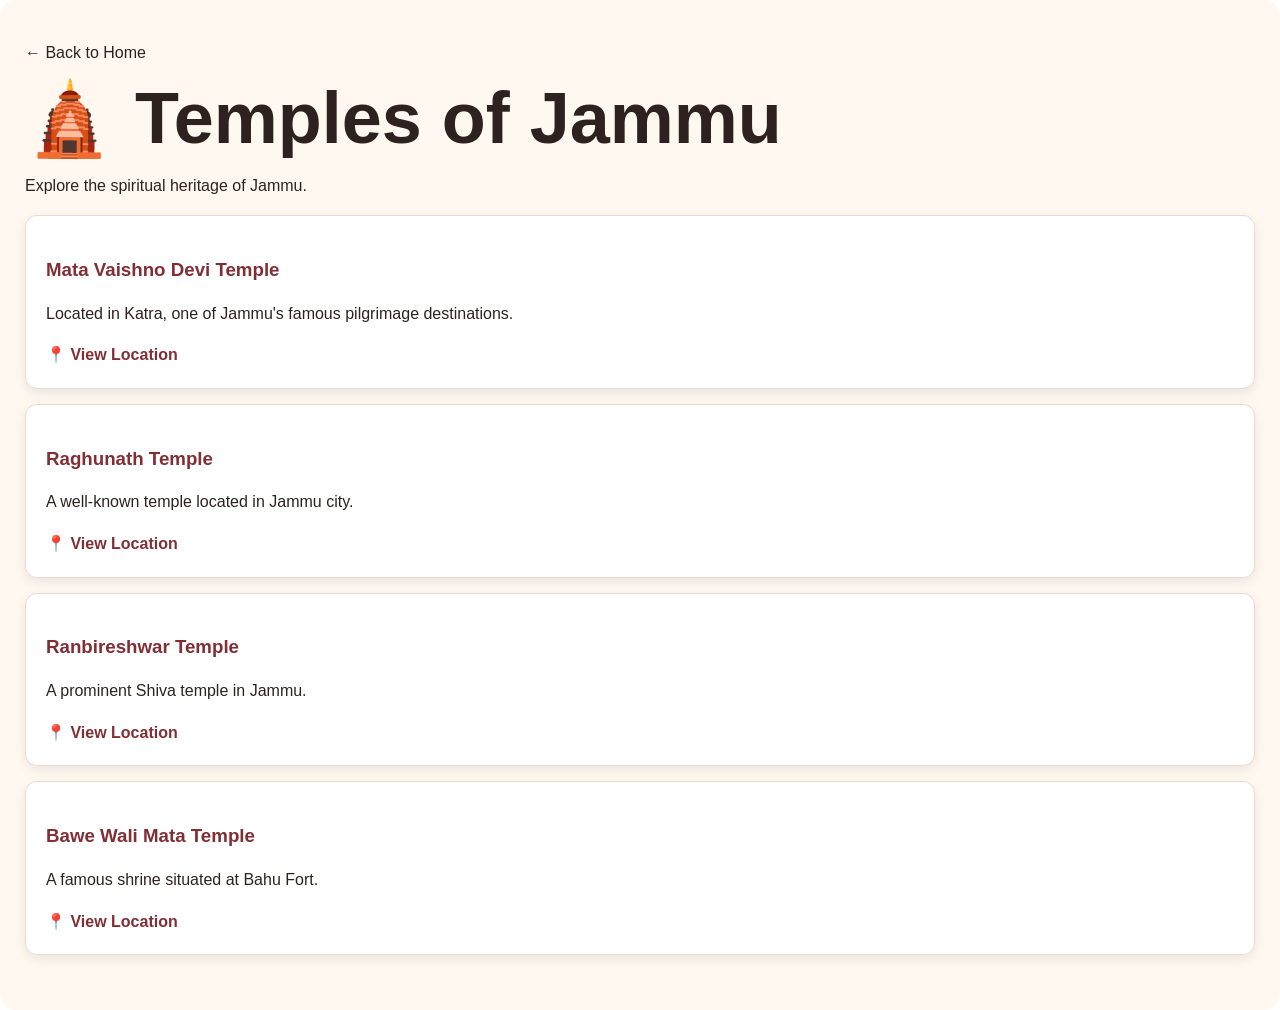
<file: temples.html>
<!DOCTYPE html>
<html lang="en">
<head>
    <meta charset="UTF-8">
    <meta name="viewport" content="width=device-width, initial-scale=1.0">
    <title>Temples of Jammu | Jammu Yatra Companion</title>
    <link rel="stylesheet" href="style.css">
</head>
<body>

    <section class="section pilgrim-section">
        <a href="index.html">← Back to Home</a>

        <h1>🛕 Temples of Jammu</h1>
        <p>Explore the spiritual heritage of Jammu.</p>

        <div class="pilgrim-grid">

            <div class="pilgrim-card">
                <h3>Mata Vaishno Devi Temple</h3>
                <p>Located in Katra, one of Jammu's famous pilgrimage destinations.</p>
                <a href="https://www.google.com/maps/search/?api=1&query=Mata+Vaishno+Devi+Temple"
                   target="_blank" rel="noopener">📍 View Location</a>
            </div>

            <div class="pilgrim-card">
                <h3>Raghunath Temple</h3>
                <p>A well-known temple located in Jammu city.</p>
                <a href="https://www.google.com/maps/search/?api=1&query=Raghunath+Temple+Jammu"
                   target="_blank" rel="noopener">📍 View Location</a>
            </div>

            <div class="pilgrim-card">
                <h3>Ranbireshwar Temple</h3>
                <p>A prominent Shiva temple in Jammu.</p>
                <a href="https://www.google.com/maps/search/?api=1&query=Ranbireshwar+Temple+Jammu"
                   target="_blank" rel="noopener">📍 View Location</a>
            </div>

            <div class="pilgrim-card">
                <h3>Bawe Wali Mata Temple</h3>
                <p>A famous shrine situated at Bahu Fort.</p>
                <a href="https://www.google.com/maps/search/?api=1&query=Bawe+Wali+Mata+Temple+Jammu"
                   target="_blank" rel="noopener">📍 View Location</a>
            </div>

        </div>
    </section>

</body>
</html>
</file>
<file: style.css>
:root {
  --maroon: #812e35;
  --dark: #2e2220;
  --cream: #fff8f0;
  --paper: #ffffff;
  --muted: #746763;
  --border: #eadbd1;
}

* { box-sizing: border-box; }

html { scroll-behavior: smooth; }

body {
  margin: 0;
  font-family: Arial, Helvetica, sans-serif;
  color: var(--dark);
  background: var(--paper);
  line-height: 1.6;
}

a { color: inherit; text-decoration: none; }

.navbar {
  display: flex;
  align-items: center;
  justify-content: space-between;
  gap: 20px;
  padding: 18px 7%;
  background: white;
  position: sticky;
  top: 0;
  z-index: 10;
  box-shadow: 0 2px 12px #0000000b;
}

.logo { font-size: 23px; font-weight: 800; color: var(--maroon); }
.logo span { color: #c17c50; }

nav { display: flex; flex-wrap: wrap; gap: 18px; }
nav a { font-size: 14px; font-weight: 600; }
nav a:hover { color: var(--maroon); }

.hero {
  min-height: 480px;
  display: flex;
  align-items: center;
  padding: 70px 8%;
  color: white;
  background:
    linear-gradient(90deg, #241716ed 0%, #2417169c 55%, #24171625 100%),
    url("https://jagattravels.com/wp-content/uploads/2026/04/Vaishno-Devi-Temple.jpg") center/cover,
    #5a302b;
}

.hero-content { max-width: 620px; }
.eyebrow { color: #b56b43; font-size: 12px; font-weight: 800; letter-spacing: 2px; }
.hero .eyebrow { color: #ffd2a8; }
h1 { font-size: clamp(42px, 7vw, 72px); line-height: 1.08; margin: 14px 0; }
h1 span { color: #ffc38d; }
.hero-content > p:not(.eyebrow) { max-width: 480px; color: #f5e8e0; }

.primary-btn, button {
  display: inline-block;
  border: 0;
  border-radius: 10px;
  padding: 13px 18px;
  background: var(--maroon);
  color: white;
  font-size: 14px;
  font-weight: 700;
  cursor: pointer;
}

.primary-btn { margin-top: 12px; background: #c17c50; }
button:hover, .primary-btn:hover { filter: brightness(1.08); }
button:disabled { opacity: .6; cursor: wait; }

.section { padding: 65px 8%; scroll-margin-top: 85px; }
.section h2 { font-size: clamp(28px, 4vw, 40px); margin: 4px 0 10px; }
.muted, .status { color: var(--muted); }
.status { min-height: 22px; font-size: 14px; }

.search-bar {
  display: flex;
  gap: 10px;
  max-width: 760px;
  margin: 22px 0;
}

.search-bar input {
  flex: 1;
  min-width: 0;
  padding: 14px 15px;
  border: 1px solid var(--border);
  border-radius: 10px;
  font-size: 15px;
  background: white;
  color: var(--dark);
}

.grid {
  display: grid;
  grid-template-columns: repeat(auto-fit, minmax(230px, 1fr));
  gap: 22px;
  margin-top: 24px;
}

.place-card, .food-card {
  border: 1px solid var(--border);
  border-radius: 16px;
  overflow: hidden;
  background: white;
  box-shadow: 0 8px 24px #321a160a;
}

.place-card img, .food-card img {
  width: 100%;
  height: 195px;
  display: block;
  object-fit: cover;
  background: #eadbd1;
}

.card-body { padding: 18px; }
.card-body h3 { margin: 0 0 8px; }
.card-body p { margin: 0 0 15px; color: var(--muted); font-size: 14px; }
.card-links { display: flex; flex-wrap: wrap; gap: 12px; }
.card-links a { color: var(--maroon); font-size: 13px; font-weight: 700; }

.food-section, .history-section { background: var(--cream); }
.secondary-btn { background: #55423d; }
.history-grid {
    display: grid;
    grid-template-columns: repeat(3, minmax(0, 1fr));
    gap: 20px;
    margin: 25px 0;
    align-items: start;
}

.history-grid article {
    min-width: 0;
    overflow: hidden;
}

.history-grid article img {
    width: 100%;
    height: 200px;
    object-fit: cover;
    display: block;
}

.history-grid article {
  padding: 22px;
  border-radius: 14px;
  border: 1px solid var(--border);
  background: white;
}
.history-grid h3 { margin-top: 0; color: var(--maroon); }
.history-grid p { margin-bottom: 0; }

.ai-section { background: #fff; }
.chat-messages {
  max-width: 800px;
  height: 320px;
  overflow-y: auto;
  padding: 18px;
  border: 1px solid var(--border);
  border-radius: 14px;
  background: #fffaf5;
}
.bubble {
  max-width: 85%;
  width: fit-content;
  white-space: pre-wrap;
  overflow-wrap: anywhere;
  padding: 12px 15px;
  margin: 10px 0;
  border-radius: 14px;
}
.bubble.bot { background: #f0e1d6; }
.bubble.user { background: var(--maroon); color: white; margin-left: auto; }

footer {
  padding: 28px 8%;
  background: #2e2220;
  color: #f5e8e0;
  font-size: 13px;
}

@media (max-width: 700px) {
  .navbar { align-items: flex-start; flex-direction: column; padding: 15px 5%; }
  nav { gap: 12px; }
  .hero { min-height: 400px; padding: 55px 6%; }
  .section { padding: 45px 6%; }
  .search-bar { flex-wrap: wrap; }
  .search-bar input { flex-basis: 100%; }
  .search-bar button { width: 100%; }
}

.planner-form {
  display: flex;
  flex-direction: column;
  gap: 15px;
  max-width: 650px;
  background: white;
  padding: 25px;
  border-radius: 14px;
  box-shadow: 0 4px 15px rgba(0,0,0,0.05);
  border: 1px solid var(--border);
  margin-top: 15px;
}
.planner-form input, .planner-form select {
  padding: 12px 15px;
  border: 1px solid var(--border);
  border-radius: 8px;
  font-size: 15px;
  font-family: inherit;
}
.preferences {
  display: flex;
  gap: 15px;
  flex-wrap: wrap;
}
.preferences label {
  display: flex;
  align-items: center;
  gap: 6px;
  font-size: 14px;
  cursor: pointer;
}
.planner-result {
  margin-top: 20px;
  padding: 20px;
  background: #fffaf5;
  border: 1px solid var(--border);
  border-radius: 10px;
  display: none;
  font-size: 15px;
  line-height: 1.7;
}

.district-tags {
  display: flex;
  gap: 10px;
  flex-wrap: wrap;
  margin: 20px 0;
}
.district-btn {
  background: white;
  color: var(--maroon);
  border: 1px solid var(--maroon);
  padding: 8px 18px;
  border-radius: 30px;
  font-size: 14px;
  transition: all 0.2s;
  cursor: pointer;
}
.district-btn:hover, .district-btn.active {
  background: var(--maroon);
  color: white;
  filter: none;
}

.listen-btn {
  background: #f0e1d6;
  color: var(--maroon);
  border: none;
  padding: 6px 12px;
  border-radius: 20px;
  font-size: 13px;
  font-weight: bold;
  cursor: pointer;
  margin-top: 12px;
  display: inline-flex;
  align-items: center;
  gap: 6px;
  transition: background 0.2s;
}
.listen-btn:hover {
  background: #e6cebb;
}

.ai-lang-select {
  padding: 6px 10px;
  border-radius: 6px;
  border: 1px solid var(--border);
  font-size: 14px;
  background: white;
}

.live-indicator {
  display: inline-block;
  width: 10px;
  height: 10px;
  background: #d9534f;
  border-radius: 50%;
  animation: pulse 1.5s infinite;
  display: none;
}
.live-indicator.active {
  display: inline-block;
}
@keyframes pulse {
  0% { box-shadow: 0 0 0 0 rgba(217, 83, 79, 0.7); }
  70% { box-shadow: 0 0 0 10px rgba(217, 83, 79, 0); }
  100% { box-shadow: 0 0 0 0 rgba(217, 83, 79, 0); }
}
.jammu-badge {
    width: 85px;
    height: 85px;
    border-radius: 50%;
    background: linear-gradient(135deg, #FF9933, #FFFFFF, #138808);
    color: #8B4513;
    display: flex;
    flex-direction: column;
    justify-content: center;
    align-items: center;
    text-align: center;
    border: 3px solid #D4AF37;
    box-shadow: 0 4px 12px rgba(0, 0, 0, 0.2);
}

.jammu-badge span {
    font-size: 19px;
    font-weight: bold;
}

.jammu-badge small {
    font-size: 12px;
}
.pilgrim-section {
    background: var(--cream);
    padding: 40px 25px;
    border-radius: 16px;
}

.pilgrim-card {
    background: white;
    padding: 20px;
    margin: 15px 0;
    border-radius: 12px;
    border: 1px solid var(--border);
    box-shadow: 0 4px 12px rgba(0, 0, 0, 0.08);
}

.pilgrim-card h3 {
    color: var(--maroon);
    margin-bottom: 10px;
}

.pilgrim-card a {
    color: var(--maroon);
    font-weight: bold;
}
/* ===== Premium Navbar Design ===== */

nav {
    display: flex;
    align-items: center;
    justify-content: center;
    flex-wrap: wrap;
    gap: 12px;
    padding: 16px 20px;
    background: rgba(255, 250, 242, 0.96);
    border-bottom: 1px solid rgba(128, 0, 32, 0.12);
    box-shadow: 0 4px 18px rgba(70, 30, 20, 0.08);
}

/* Navbar Buttons */

nav a {
    display: inline-flex;
    align-items: center;
    justify-content: center;
    padding: 11px 17px;
    border-radius: 30px;
    color: var(--maroon);
    background: white;
    border: 1px solid rgba(128, 0, 32, 0.15);
    text-decoration: none;
    font-size: 14px;
    font-weight: 600;
    transition: all 0.3s ease;
    white-space: nowrap;
}

/* Hover Effect */

nav a:hover {
    background: var(--maroon);
    color: white;
    border-color: var(--maroon);
    transform: translateY(-3px);
    box-shadow: 0 5px 14px rgba(128, 0, 32, 0.2);
}

/* Click Effect */

nav a:active {
    transform: scale(0.96);
}

/* Mobile Screen */

@media (max-width: 600px) {
    nav {
        gap: 8px;
        padding: 12px 8px;
    }

    nav a {
        padding: 9px 12px;
        font-size: 12px;
    }
}
.brand {
    display: flex;
    align-items: center;
    gap: 12px;
}

/* Premium JYC Brand Logo */

.brand {
    display: flex;
    align-items: center;
    gap: 14px;
}

.brand-logo {
    width: 58px;
    height: 58px;
    background: linear-gradient(135deg, #800020, #b8860b);
    color: white;
    border: 2px solid #e5c777;
    border-radius: 16px;
    display: flex;
    align-items: center;
    justify-content: center;
    font-size: 20px;
    font-weight: 800;
    letter-spacing: 1px;
    box-shadow: 0 5px 15px rgba(128, 0, 32, 0.22);
    flex-shrink: 0;
}

.brand-text h2 {
    margin: 0;
    color: var(--maroon);
    font-size: 21px;
    font-weight: 800;
    letter-spacing: 0.3px;
}

.brand-text p {
    margin: 5px 0 0;
    color: #8b7355;
    font-size: 11px;
    letter-spacing: 0.5px;
}
</file>
